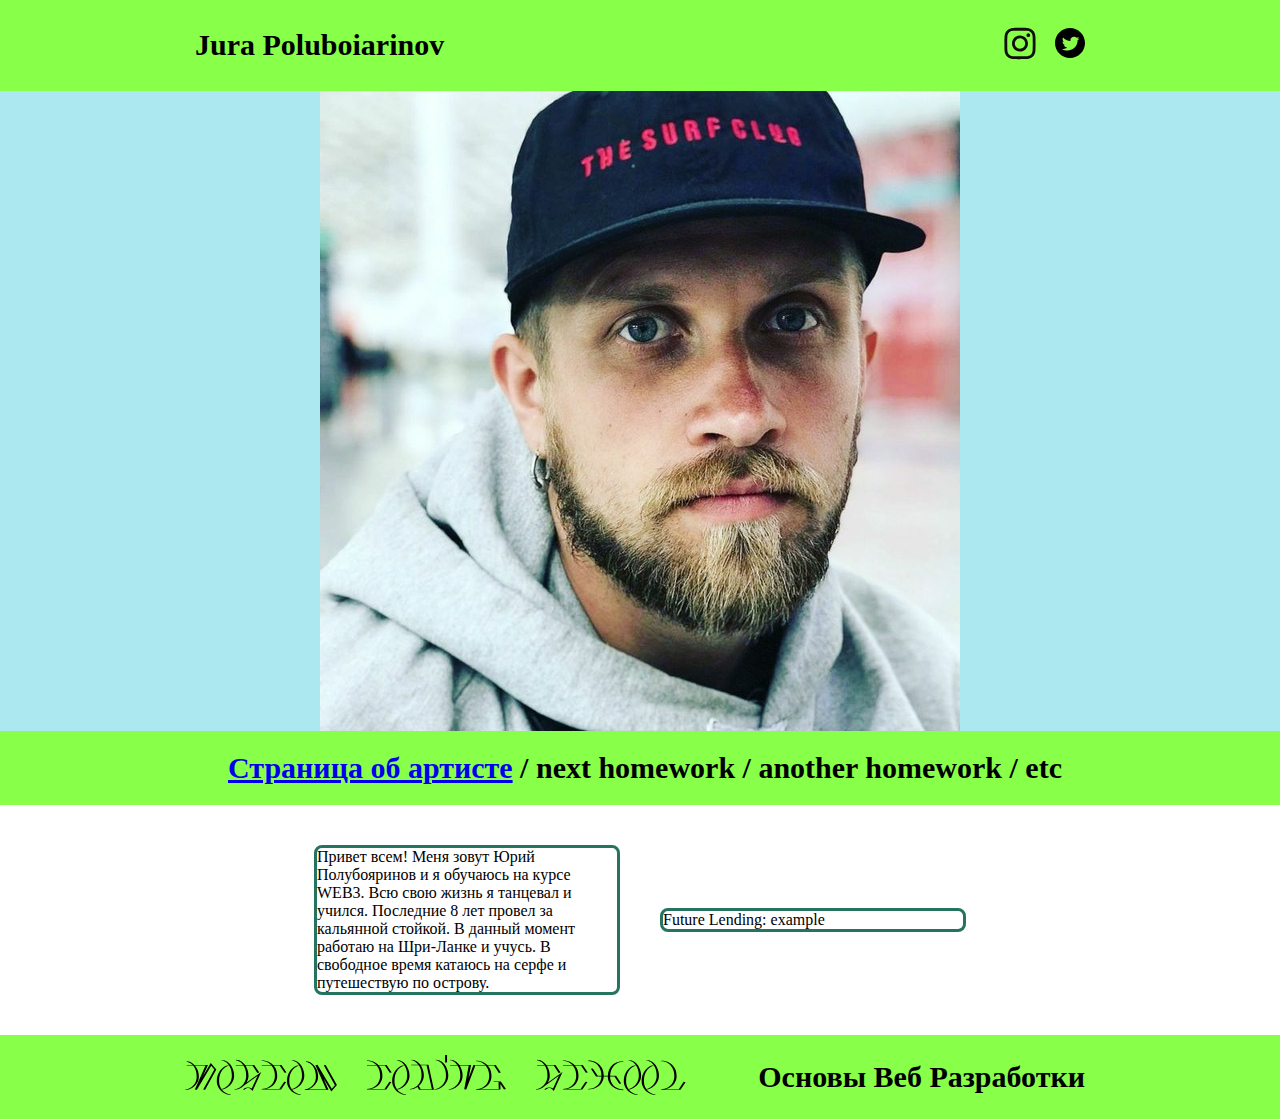
<file: Project2/JuraLending.html>
<!DOCTYPE html>
<html lang="en">
    <head>
        <meta charset="UTF-8"/>
        <title>Jura Poluboiarinov - student</title>
        <link rel="stylesheet" href="styles.css"/>
    </head>
    <body>

        <div class="header-social">
            <div class="name-social">
                <div class="name">Jura Poluboiarinov</div>
                <div class="social-inst"><a href="https://www.instagram.com/poolubo" target="_blank"><img src="images/Instagram.svg" width="70"/></a></div>
                <div class="social-twitter"><a href="https://twitter.com/Poolubo1" target="_blank"><img src="images/twitter.svg"/></a></div>
            </div>
        </div>

        <div class="image-avatar">
            <img src="images/avatar.jpg"/>
        </div>

        <div class="banner-under-avatar">
            <p><a href="../project1/project1.html" target="_blank">Страница об артисте</a> / next homework / another homework / etc</p>
        </div>

        <div class="main-conteiner">
            <div class="about-me">Привет всем! Меня зовут Юрий Полубояринов и я обучаюсь на курсе WEB3. Всю свою жизнь я танцевал и учился. Последние 8 лет провел за кальянной стойкой. В данный момент работаю на Шри-Ланке и учусь. В свободное время катаюсь на серфе и путешествую по острову.</div>
            <div class="future-lending">Future Lending: example</div>
        </div>

        <div class="end-banner">
            <div class="end">
                <div class="end-logo"><img src="images/WOWLOGO.svg"/></div>
                <div class="end-text">Основы Веб Разработки</div>
            </div>
        </div>
    </body>
</html>
</file>
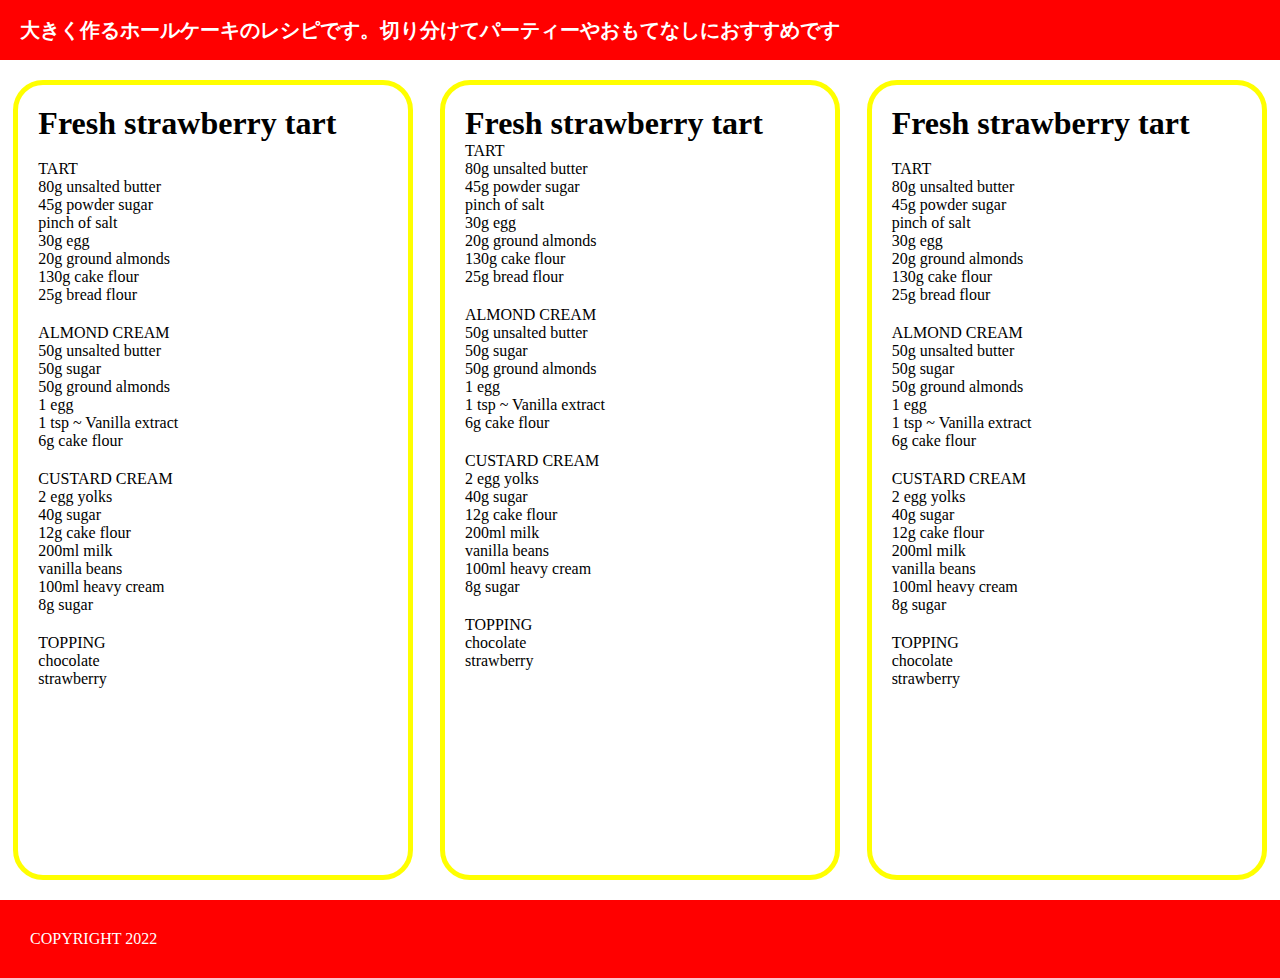
<file: Project3/Recept.html>
<!DOCTYPE html>
<html lang="en">
    <head>
        <meta charset="UTF-8"/>
        <title>大きく作るホールケーキのレシピです。切り分けてパーティーやおもてなしにおすすめです</title>
        <link rel="stylesheet" href="styles.css"/>
    </head>
    <body>
       <div class="header">
            <div class="textheader">大きく作るホールケーキのレシピです。切り分けてパーティーやおもてなしにおすすめです</div>
       </div>

       <div class="Recept-box">
            <div class="recept1">
                <h1>Fresh strawberry tart</h1>
                <br>
                <p>TART</p>
                <ul>
                    <li>80g unsalted butter</li>
                    <li>45g powder sugar</li>
                    <li>pinch of salt</li>
                    <li>30g egg</li>
                    <li>20g ground almonds</li>
                    <li>130g cake flour</li>
                    <li>25g bread flour</li>
                </ul>
                
                <p>ALMOND CREAM</p>
                <ul>
                    <li>50g unsalted butter</li>
                    <li>50g sugar</li>
                    <li>50g ground almonds</li>
                    <li>1 egg</li>
                    <li>1 tsp ~ Vanilla extract</li>
                    <li>6g cake flour</li>
                </ul>
    
                <p>CUSTARD CREAM</p>    
                <ul>
                    <li>2 egg yolks</li>
                    <li>40g sugar</li>
                    <li>12g cake flour</li>
                    <li>200ml milk</li>
                    <li>vanilla beans</li>
                    <li>100ml heavy cream</li>
                    <li>8g sugar</li>
                </ul>
                
                <p>TOPPING</p>
                <ul>    
                    <li>chocolate</li>
                    <li>strawberry</li>
            </div>

            <div class="recept1">
                <h1>Fresh strawberry tart</h1>
                
                <p>TART</p>
                <ul>
                    <li>80g unsalted butter</li>
                    <li>45g powder sugar</li>
                    <li>pinch of salt</li>
                    <li>30g egg</li>
                    <li>20g ground almonds</li>
                    <li>130g cake flour</li>
                    <li>25g bread flour</li>
                </ul>
                
                <p>ALMOND CREAM</p>
                <ul>
                    <li>50g unsalted butter</li>
                    <li>50g sugar</li>
                    <li>50g ground almonds</li>
                    <li>1 egg</li>
                    <li>1 tsp ~ Vanilla extract</li>
                    <li>6g cake flour</li>
                </ul>
                
                <p>CUSTARD CREAM</p>    
                <ul>
                    <li>2 egg yolks</li>
                    <li>40g sugar</li>
                    <li>12g cake flour</li>
                    <li>200ml milk</li>
                    <li>vanilla beans</li>
                    <li>100ml heavy cream</li>
                    <li>8g sugar</li>
                </ul>
                
                <p>TOPPING</p>
                <ul>    
                    <li>chocolate</li>
                    <li>strawberry</li>
            </div>

            <div class="recept1">
                <h1>Fresh strawberry tart</h1>
                <br>
                <p>TART</p>
                <ul>
                    <li>80g unsalted butter</li>
                    <li>45g powder sugar</li>
                    <li>pinch of salt</li>
                    <li>30g egg</li>
                    <li>20g ground almonds</li>
                    <li>130g cake flour</li>
                    <li>25g bread flour</li>
                </ul>
                
                <p>ALMOND CREAM</p>
                <ul>
                    <li>50g unsalted butter</li>
                    <li>50g sugar</li>
                    <li>50g ground almonds</li>
                    <li>1 egg</li>
                    <li>1 tsp ~ Vanilla extract</li>
                    <li>6g cake flour</li>
                </ul>
                
                <p>CUSTARD CREAM</p>    
                <ul>
                    <li>2 egg yolks</li>
                    <li>40g sugar</li>
                    <li>12g cake flour</li>
                    <li>200ml milk</li>
                    <li>vanilla beans</li>
                    <li>100ml heavy cream</li>
                    <li>8g sugar</li>
                </ul>
                
                <p>TOPPING</p>
                <ul>    
                    <li>chocolate</li>
                    <li>strawberry</li>
            </div>
       </div>

       <div class="footer">
        <div class="footer-text">COPYRIGHT 2022</div>
       </div>
    </body>
</html>
</file>
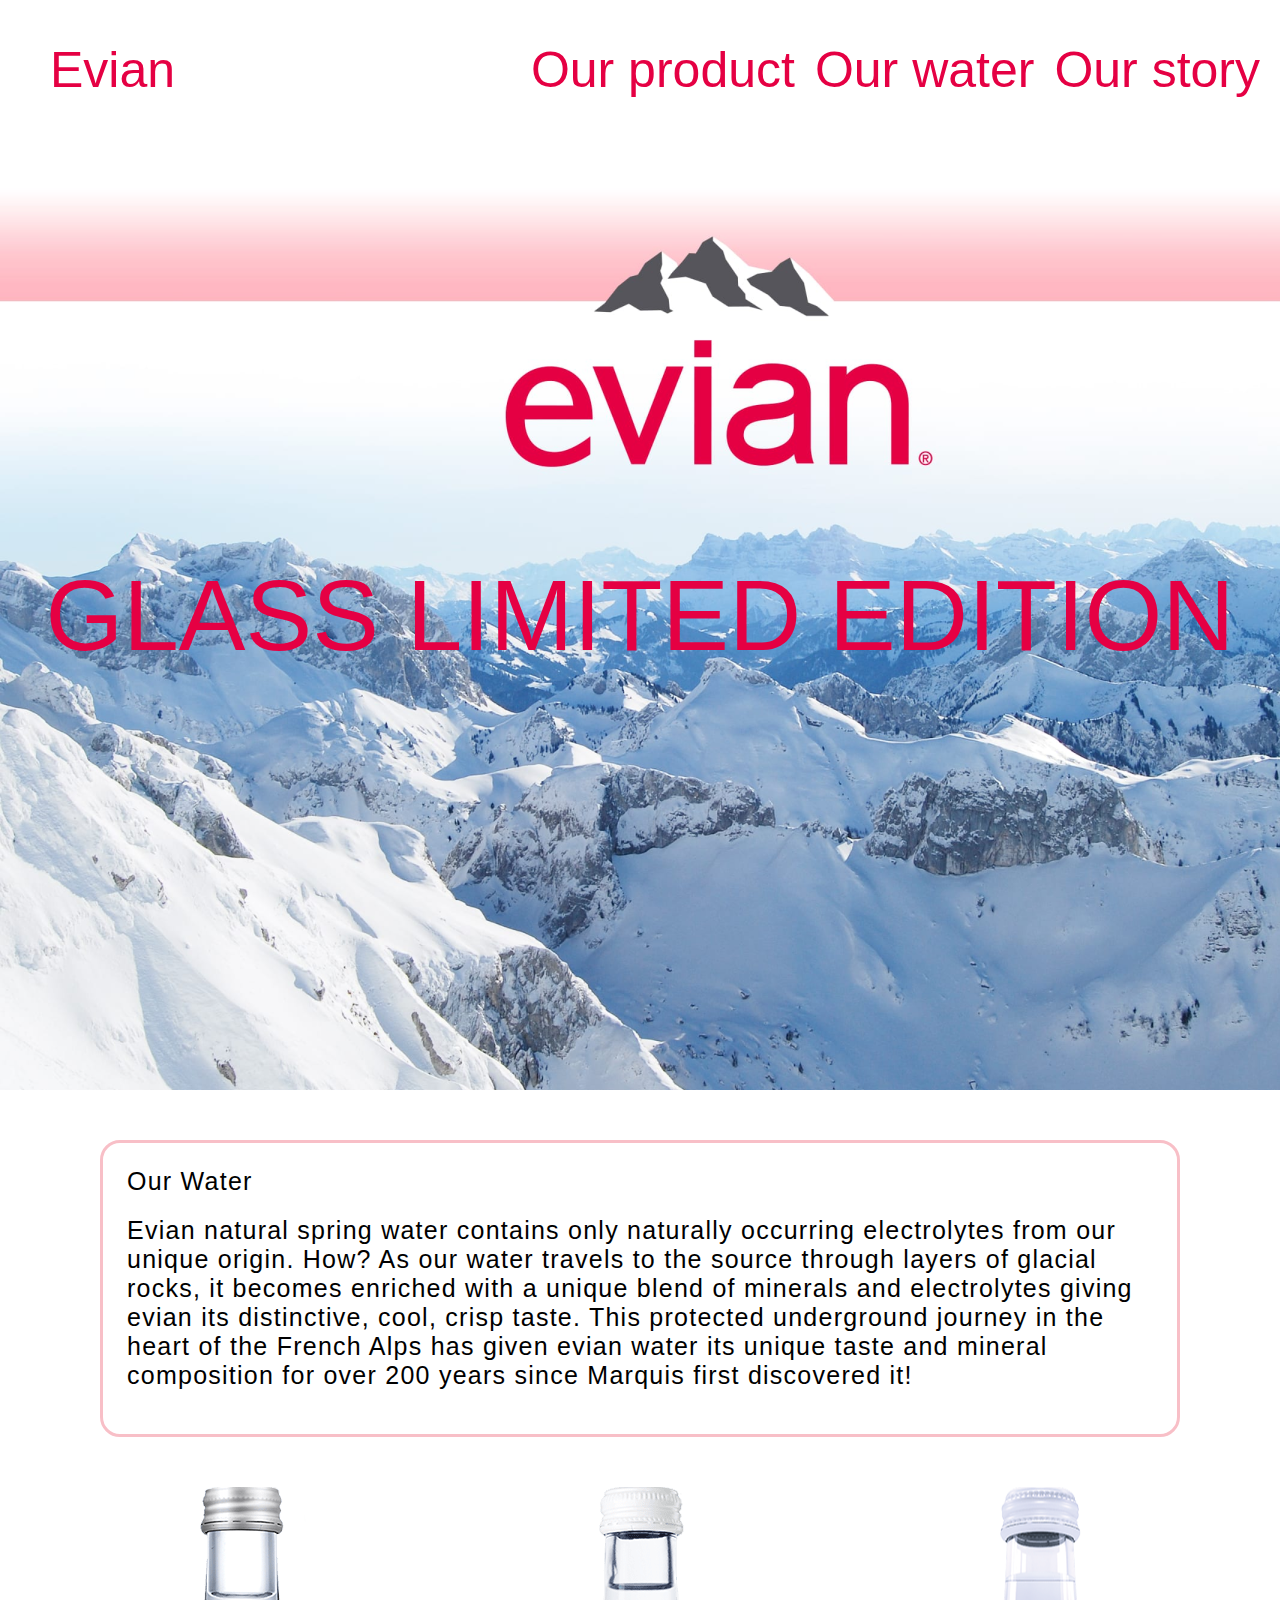
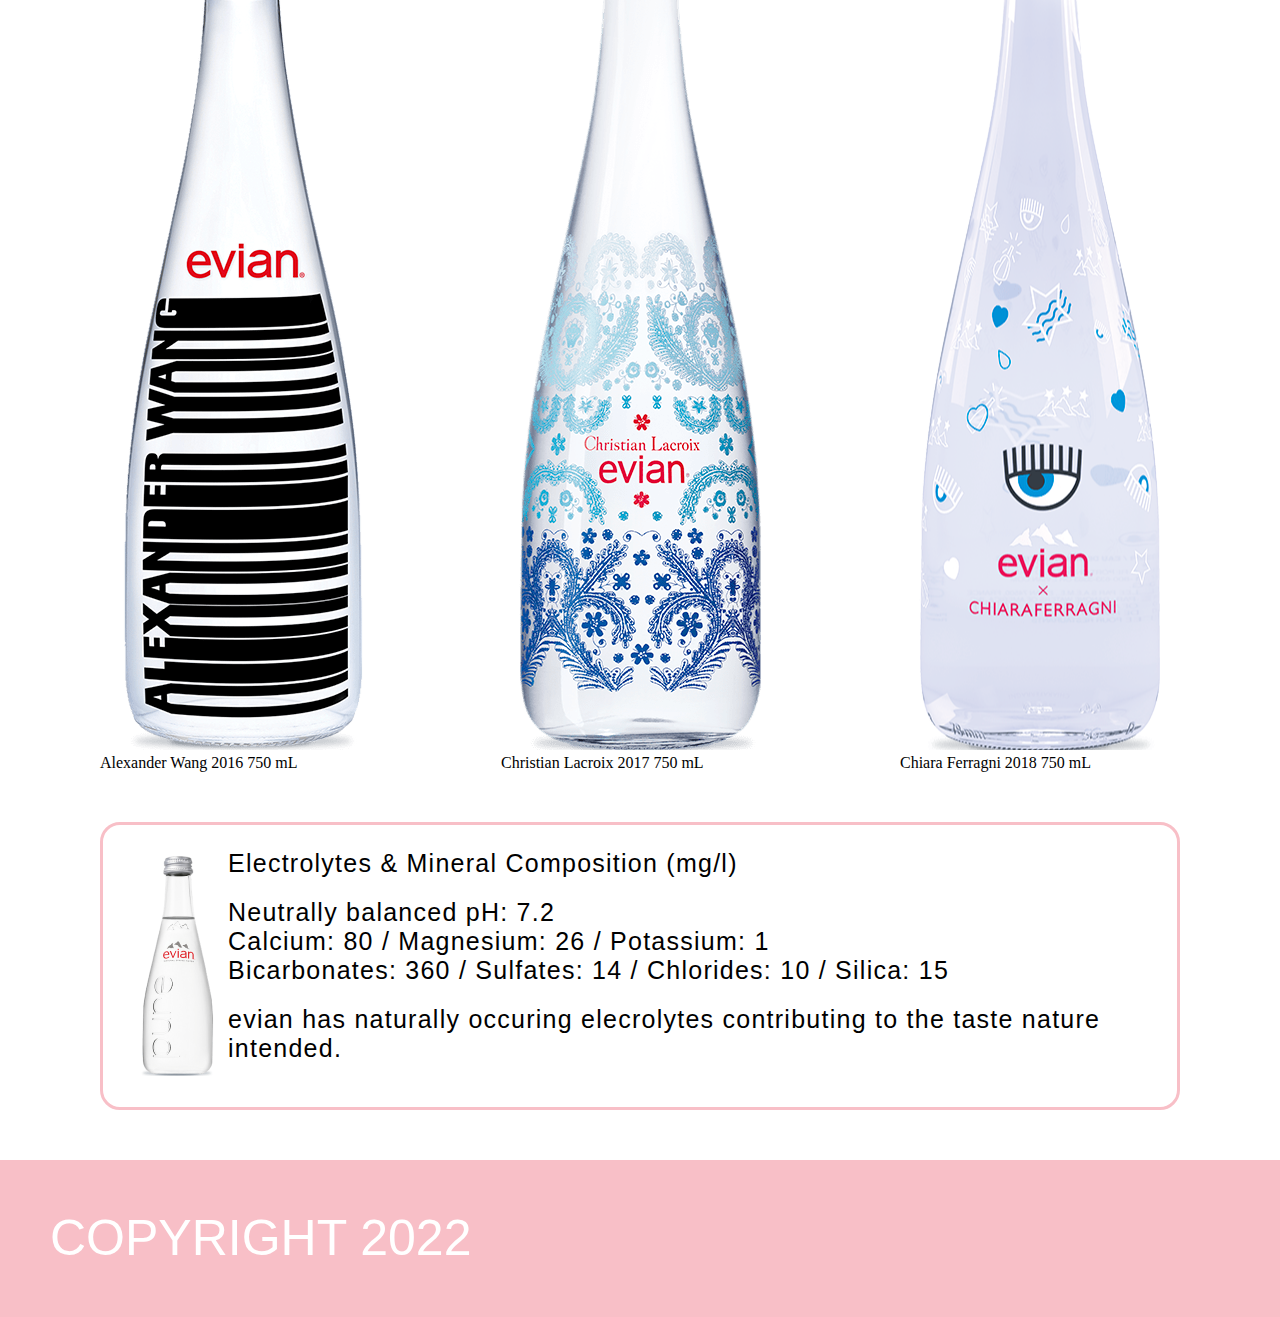
<file: Project5-evian/Evian.html>
<!DOCTYPE html>
<html lang="en">

    <head>
        <meta charset="UTF-8"/>
        <title>Evian - glass limited edition</title>
        <link href="evian.css" rel="stylesheet"/>
    </head>

    <body>

        <div class="header">
            <div class="menu">
                <div class="name">Evian</div>
                <div class="links">    
                    <div class="link1"><a href="https://www.evian.com/en_us/natural-spring-water/" target="_blank">Our product</a></div>
                    <div class="link2"><a href="https://www.evian.com/en_us/what-is-spring-water/" target="_blank">Our water</a></div>
                    <div class="link3"><a href="https://www.evian.com/en_us/the-evian-story/" target="_blank">Our story</a></div>
                </div>
            </div>
        </div>

        <div class="hero-block">
            <div class="hero-text">GLASS LIMITED EDITION</div>
        </div>

        <div class="main">

            <div class="textbox">
                <ul>
                    <li>Our Water</li>

                    <li>Evian natural spring water contains only naturally occurring electrolytes from our unique origin. 
                    How? As our water travels to the source through layers of glacial rocks, it becomes enriched with a unique blend of minerals and electrolytes giving evian its distinctive, cool, crisp taste. 
                    This protected underground journey in the heart of the French Alps has given evian water its unique taste and mineral composition for over 200 years since Marquis first discovered it!</li>
            </div>

            <div class="bottle-container">
                <div class="bottle">
                    <img src="images/wang.png"/>
                    <p>Alexander Wang 2016 750 mL</p>
                </div>

                <div class="bottle">
                    <img src="images/blue.png"/>
                    <p>Christian Lacroix 2017 750 mL</p>
                </div>

                <div class="bottle">
                    <img src="images/chiara.png"/>
                    <p>Chiara Ferragni 2018 750 mL</p>
                </div>
            </div>
            <div class="textbox">
                <img src="images/glass.png"/>
                <ul>
                    <li>Electrolytes & Mineral Composition (mg/l)</li>

                    <li>
                        <p>Neutrally balanced pH: 7.2</p>
                        <p>Calcium: 80 / Magnesium: 26 / Potassium: 1</p>
                        <p>Bicarbonates: 360 / Sulfates: 14 / Chlorides: 10 / Silica: 15</p>
                    </li>
                    
                    <li>evian has naturally occuring elecrolytes contributing to the taste nature intended.</li>
            </div>

        </div>

        <div class="footer">
            COPYRIGHT 2022
        </div>
    </body>
</html>
</file>
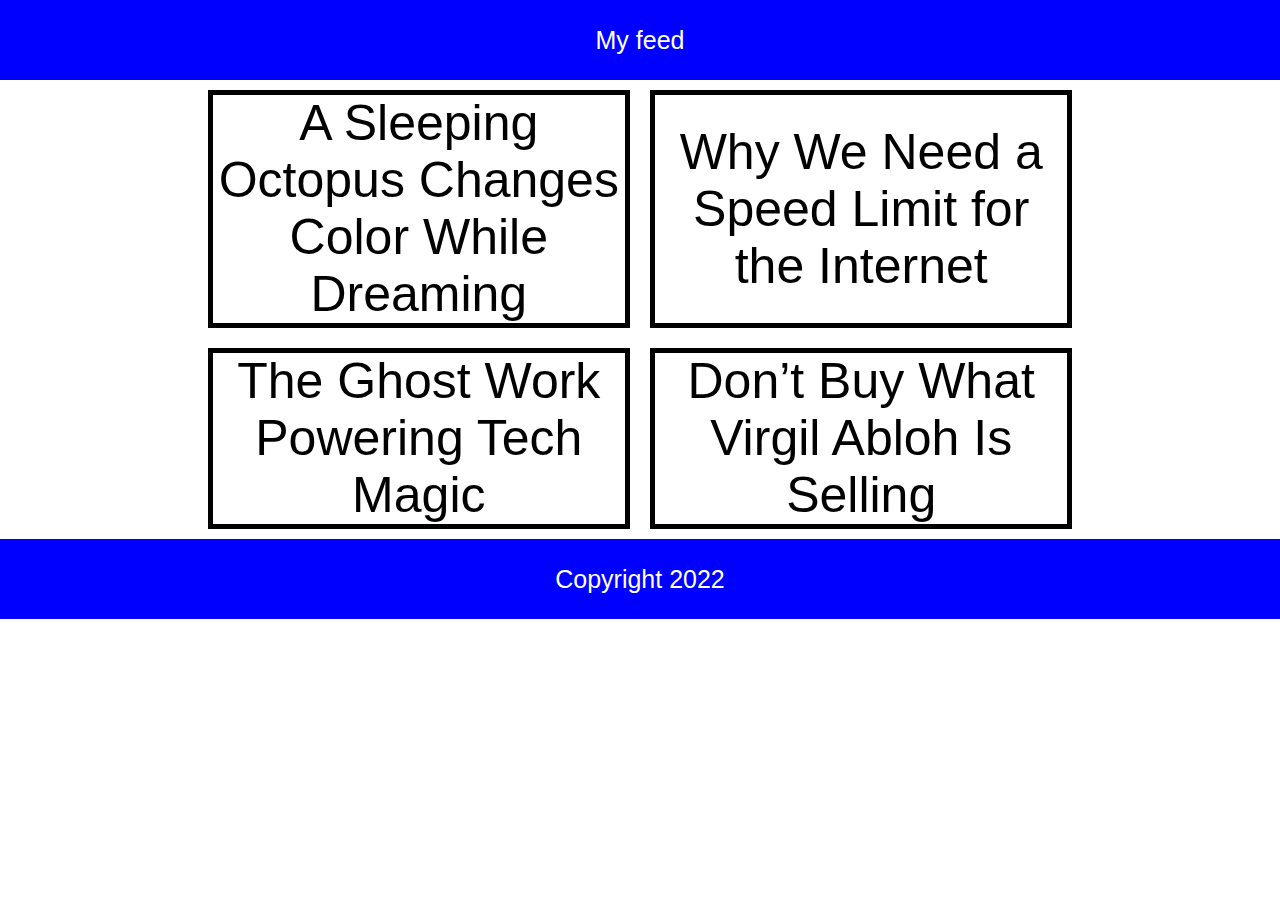
<file: Project6/Myfeed.html>
<!DOCTYPE html>
<html lang="en">
  <head>
    <meta name="viewport" content="width=device-width, initial-scale=1.0, maximum-scale=1.0" />
    <meta charset="UTF-8"/>
    <title>My feed</title>
    <link rel="stylesheet" href="styles.css"/>
  </head>
    <body>
        
            <div class="menu">My feed</div>
            <div class="content-conteiner">
              <div class="content">A Sleeping Octopus Changes Color While Dreaming</div>
              <div class="content">Why We Need a Speed Limit for the Internet</div>
              <div class="content">The Ghost Work Powering Tech Magic</div>
              <div class="content">Don’t Buy What Virgil Abloh Is Selling</div>
            </div>
              <div class="ender">Copyright 2022</div>
        
    </body>
</html>
</file>
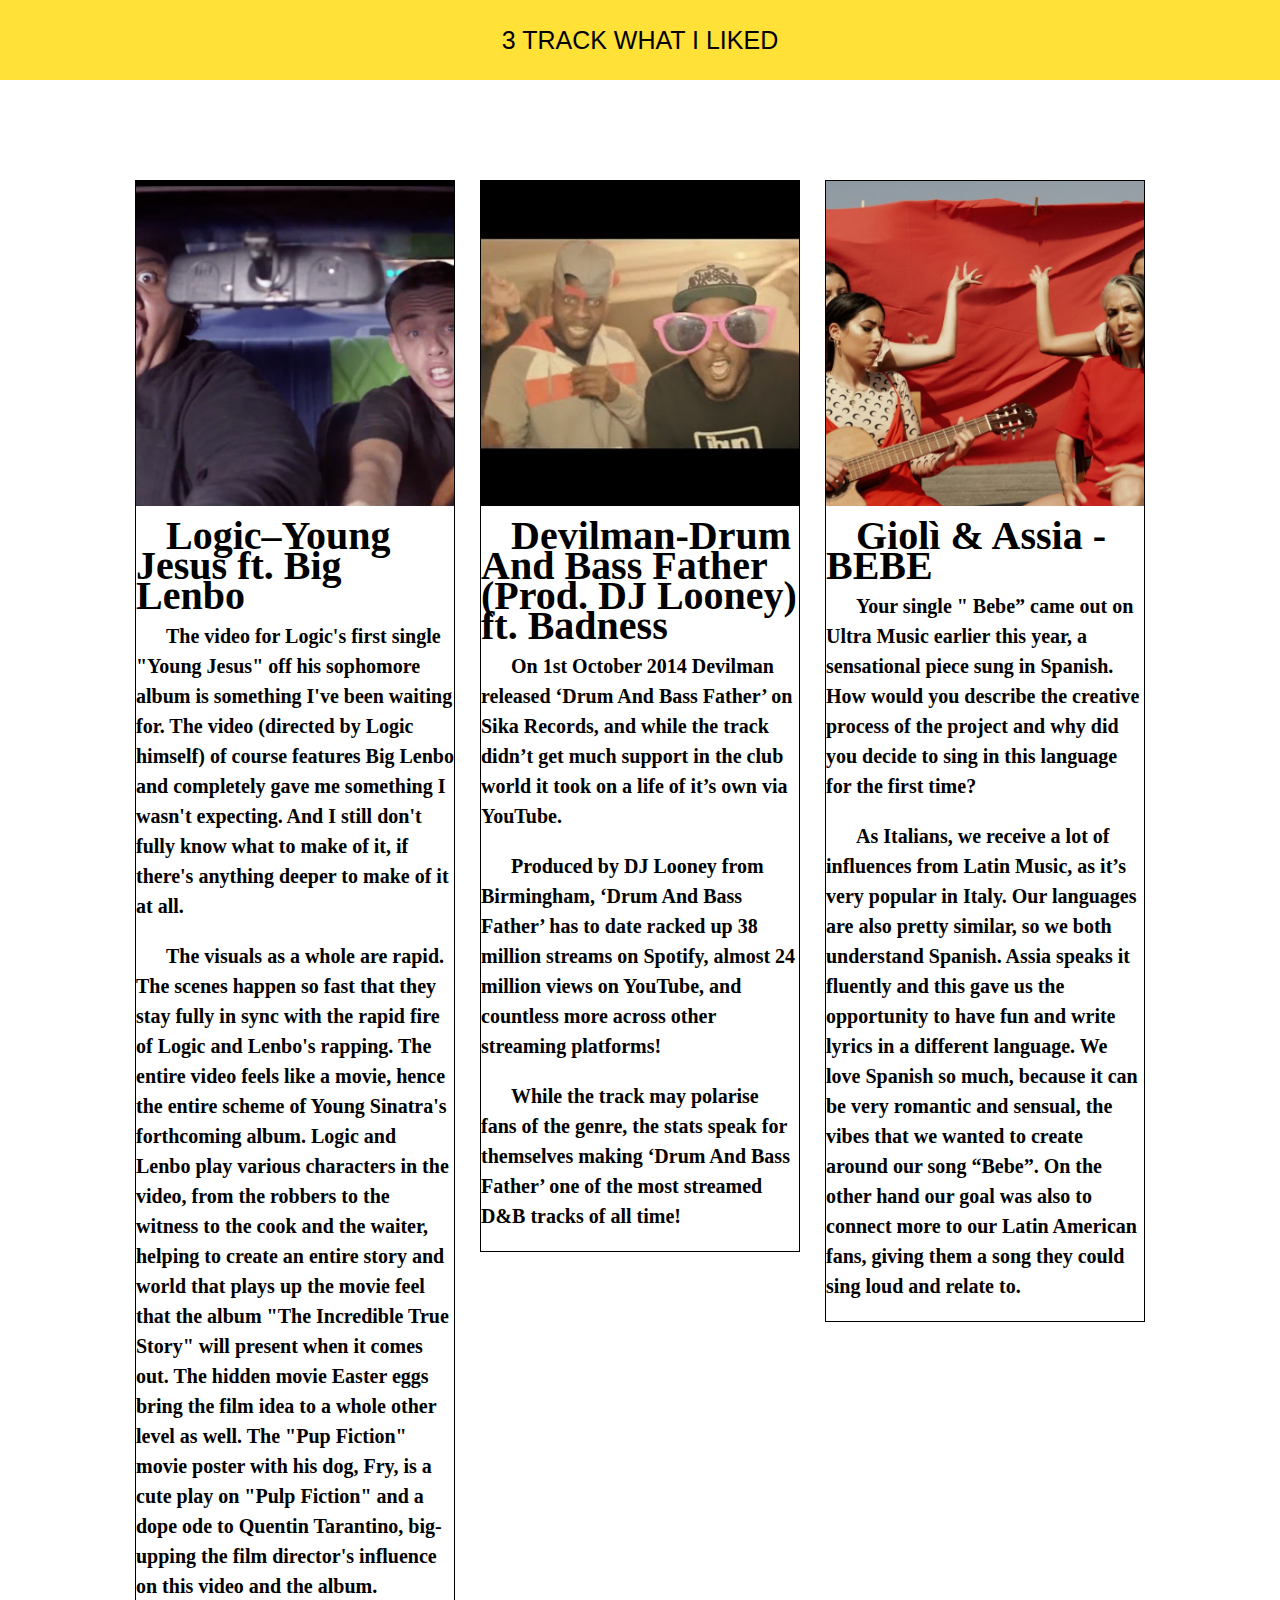
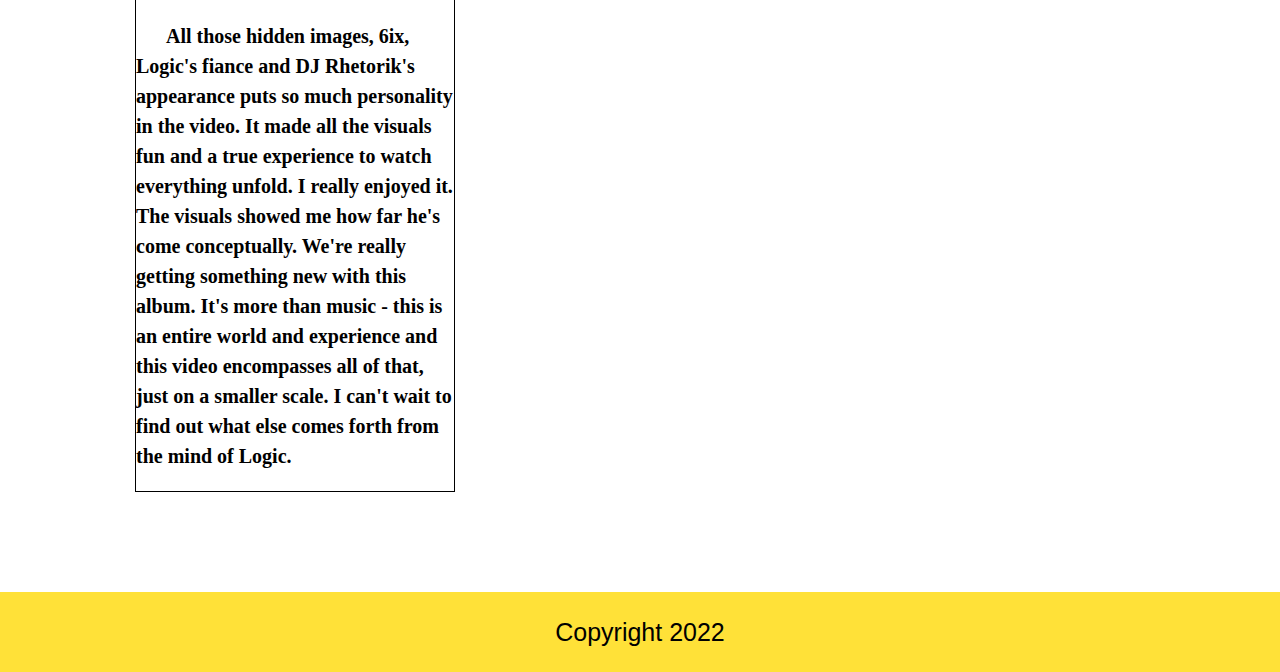
<file: Project7/3trackwhatilike.html>
<!DOCTYPE html>
<html lang="en">
  <head>
    <meta name="viewport" content="width=device-width, initial-scale=1.0, maximum-scale=1.0" />
    <meta charset="UTF-8"/>
    <title>My music</title>
    <link rel="stylesheet" href="styles.css"/>
    <style>
      p {
       margin-top: 0.5em;
       margin-bottom: 1em;
      }
     </style>
  </head>
    <body>
        
            <div class="menu">3 TRACK WHAT I LIKED</div>
            <div class="content-conteiner">
              <div class="content">
                
                <div class="illustration">
                  <img src="images/Logic-Young-Jesus-featured.jpg"/>
                </div>

                <h1>Logic–Young Jesus ft. Big Lenbo</h1>

                <p>The video for Logic's first single "Young Jesus" off his sophomore album is something I've been waiting for. The video (directed by Logic himself) of course features Big Lenbo and completely gave me something I wasn't expecting. And I still don't fully know what to make of it, if there's anything deeper to make of it at all.</p>
                <p>The visuals as a whole are rapid. The scenes happen so fast that they stay fully in sync with the rapid fire of Logic and Lenbo's rapping. The entire video feels like a movie, hence the entire scheme of Young Sinatra's forthcoming album. Logic and Lenbo play various characters in the video, from the robbers to the witness to the cook and the waiter, helping to create an entire story and world that plays up the movie feel that the album "The Incredible True Story" will present when it comes out. The hidden movie Easter eggs bring the film idea to a whole other level as well. The "Pup Fiction" movie poster with his dog, Fry, is a cute play on "Pulp Fiction" and a dope ode to Quentin Tarantino, big-upping the film director's influence on this video and the album.</p>
                <p>All those hidden images, 6ix, Logic's fiance and DJ Rhetorik's appearance puts so much personality in the video. It made all the visuals fun and a true experience to watch everything unfold. I really enjoyed it. The visuals showed me how far he's come conceptually. We're really getting something new with this album. It's more than music - this is an entire world and experience and this video encompasses all of that, just on a smaller scale. I can't wait to find out what else comes forth from the mind of Logic.</p>
              </div>
              <div class="content">

                <div class="illustration">
                  <img src="images/drumbass.jpg"/>
                </div>

                <h1>Devilman-Drum And Bass Father (Prod. DJ Looney) ft. Badness</h1>
                <p>On 1st October 2014 Devilman released ‘Drum And Bass Father’ on Sika Records, and while the track didn’t get much support in the club world it took on a life of it’s own via YouTube.</p>
                <p>Produced by DJ Looney from Birmingham, ‘Drum And Bass Father’ has to date racked up 38 million streams on Spotify, almost 24 million views on YouTube, and countless more across other streaming platforms!</p>
                <p>While the track may polarise fans of the genre, the stats speak for themselves making ‘Drum And Bass Father’ one of the most streamed D&B tracks of all time!</p>

              </div>

              <div class="content">

                <div class="illustration">
                  <img src="images/bebe.jpg"/>
                </div>

                <h1>Giolì & Assia - BEBE</h1>

                <p>Your single " Bebe” came out on Ultra Music earlier this year, a sensational piece sung in Spanish. How would you describe the creative process of the project and why did you decide to sing in this language for the first time?</p>
                <p>As Italians, we receive a lot of influences from Latin Music, as it’s very popular in Italy. Our languages are also pretty similar, so we both understand Spanish. Assia speaks it fluently and this gave us the opportunity to have fun and write lyrics in a different language. We love Spanish so much, because it can be very romantic and sensual, the vibes that we wanted to create around our song “Bebe”. On the other hand our goal was also to connect more to our Latin American fans, giving them a song they could sing loud and relate to.</p>

              </div>
            </div>
              <div class="ender">Copyright 2022</div>
        
    </body>
</html>
</file>
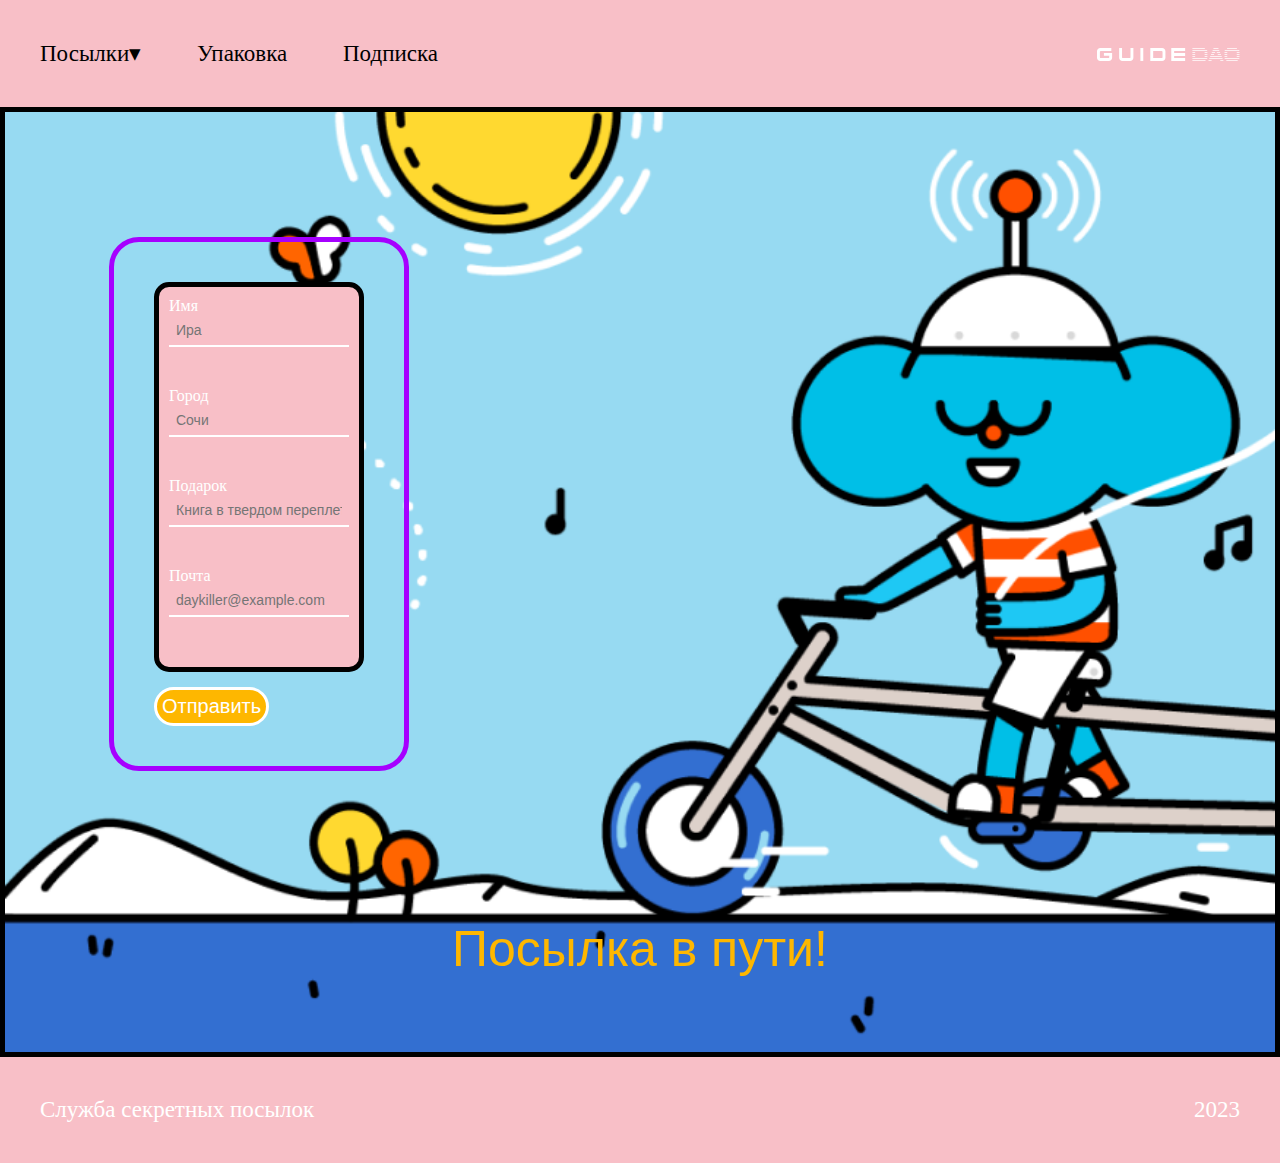
<file: project8/posilki.html>
<!DOCTYPE html>
<html lang="ru">
    <head>
        <meta charset="UTF-8"/>
        <title>Заявка на участие</title>
        <link rel="stylesheet" href="styles.css"/>
        <meta name="viewport" content="width=device-width, initial-scale=1">
    </head>

    <body>

        <div class="header">
            <ul class="menu">
                <li class="dropdown"><span>Посылки▾</span>
                    <ul class="features-menu">
                        <li><a href="#">В листе ожидания</a></li>
                        <li><a href="#">В пути</a></li>
                        <li><a href="#">Отмененные</a></li>
                    </ul>
                </li>
                <li><a href="#">Упаковка</a></li>
                <li><a href="#">Подписка</a></li>
            </ul>
            <div class="logo">
                <img src="images/vectorG.svg"/>
                <img src="images/VectorU.svg"/>
                <img src="images/VectorI.svg"/>
                <img src="images/VectorD.svg"/>
                <img src="images/VectorE.svg"/>
                <img src="images/Subtract.svg"/>
            </div>
        </div>

        <div class="content">

        <div class="content-box">

                <form action="https://formspree.io/f/mnqyyyjb" method="POST" class="speaker-form">
                    
                    <div class="form-all">
            
                    <div class="form-row">
                        <label for="full-name">Имя</label>
                        <input id="full-name" name="full-name" type="text"
                        placeholder="Ира"/>
                     </div>
            
                    <div class="form-row">
                        <label for="city">Город</label>
                        <input id="city" name="city" type="text"
                        placeholder="Сочи"/>
                    </div>

                    <div class="form-row">
                        <label for="gift">Подарок</label>
                        <input id="gift" name="gift" type="text"
                        placeholder="Книга в твердом переплете"/>
                    </div>

                    <div class="form-row">
                        <label for="email">Почта</label>
                        <input id="email"
                         name="email"
                        type="email"
                        placeholder="daykiller@example.com"/>
                    </div>

                    </div>

                    <div class="button">
                        <button>Отправить</button>
                    </div>
                </form>     
         </div>
            
            <div class="text">Посылка в пути!</div>
        </div>

        <div class="ender">
            <p>Служба секретных посылок</p>
            <p>2023</p>
        </div>

    </body>
</file>
<file: Project2/styles.css>
* {
    margin: 0;
    padding: 0;
    box-sizing: bodred-box;
}

.header-social,
.end-banner {
    padding: 20px 0;
    color: rgb(255, 255, 255);
    background-color: rgb(136, 255, 72);

    display: flex;
    justify-content: center;
}

.name,
.end-text {
    font-family: Georgia, 'Times New Roman', Times, serif;
    font-weight: bold;
    font-size: 30px;
    color: black;
    padding-left: 10px;
}
.name-social,
.end {
    width: 900px;
    display: flex;
    justify-content: space-between;
    margin-right: 10px;

    align-items: center;
}

.social-inst {
    margin-left: auto;
}

.image-avatar {
    display: flex;
    justify-content: center;

    background-color: rgb(172, 232, 240);
}

.banner-under-avatar {
    padding: 20px 0;
    color: rgb(255, 255, 255);
    background-color: rgb(136, 255, 72);

    display: flex;
    justify-content: center;

    font-family: Georgia, 'Times New Roman', Times, serif;
    font-weight: bold;
    font-size: 30px;
    color: black;
    padding-left: 10px;
}

.main-conteiner {
    padding: 20px;
    display: flex;
    justify-content: center;
    flex-wrap: wrap;
    align-items: center;
}

.about-me,
.future-lending {
    margin: 20px;
    width: 300px;
    border: 3px solid rgb(36, 116, 95);
    border-radius: 8px;
}
</file>
<file: Project3/styles.css>
* {
    margin: 0;
    padding: 0;
    box-sizing: border-box;
}

.header,
.footer {
    padding: 30px;
    color: white;
    background-color: red;

    display: flex;
    justify-content: center;
}

.textheader {
    position: absolute;
    width: 820px;
    height: 20px;
    left: 20px;
    top: 20px;

    font-family: 'Helvetica';
    font-style: normal;
    font-weight: 700;
    font-size: 20px;
    line-height: 23px;
    display: flex;
    align-items: center;
}

.Recept-box {
    padding: 20px 0;
    
    display: flex;
    justify-content: space-around;
}

.recept1 {
    width: 400px;
    height: 800px;
    padding: 20px;
    border-radius: 30px;
    border: 5px solid yellow;
}

.footer {
    padding: 30px;
    display: flex;
    justify-content: left;
}

ul {
    margin-bottom: 20px;
    list-style-type: none;
}
</file>
<file: Project5-evian/evian.css>
* {
    margin: 0;
    padding: 0;
    box-sizing: border-box;
}

html {
    width: 100%;
}

a:link,
a:visited {
    color: #E50043;
    text-decoration: none;
}

a:hover {
    text-decoration: underline;
}

.header {
    width: 100%;
    height: 140px;

    display: flex;
    justify-content: center;
    background-color: #FFFFFF;

    z-index: 1;

    position: fixed;

    top: 0;
    left: 0;
}

.menu {
    width: 100%;
    display: flex;
    justify-content: space-between;

    font-family: 'Arial';
    font-size: 50px;
    line-height: 57px;
    align-items: center;

    color: #E50043;
}

.name {
    padding-left: 50px;
}

.links {
    display: flex;
    justify-content: flex-end;
}

.link1,
.link2,
.link3 {
    padding-right: 20px;
}

.hero-block {
    background-image: url(images/evian_origins_logo.png);
    background-size: cover;
    background-repeat: no-repeat;
    width: 100%;
    height: 950px;

    display: flex;
    justify-content: center;
    margin-top: 140px;
}

.hero-text {
    display: flex;
    justify-content: center;
    align-items: center;

    font-family: 'Arial';
    font-style: normal;
    font-weight: 400;
    font-size: 100px;
    line-height: 115px;

    color: #E50043;
}

ul {
    list-style-type: none;
}

li {
    margin-bottom: 20px;
}

.textbox {
    width: 1080px;
    margin-left: auto;
    margin-right: auto;
    margin-bottom: 50px;
    margin-top: 50px;

    padding: 24px;

    font-family: 'Arial';
    font-size: 25px;
    line-height: 29px;
    display: flex;
    letter-spacing: 0.05em;
    align-items: center;

    border: 3px solid #F8BFC7;
    border-radius: 20px;

}

.bottle-container {
    width: 1080px;
    margin: 0 auto;

    display: flex;
    justify-content: space-between;
}

.footer {
    width: 100%;
    padding: 50px;

    display: flex;
    background-color:#F8BFC7;

    font-family: 'Arial';
    font-style: normal;
    font-weight: 400;
    font-size: 50px;
    line-height: 57px;
    align-items: center;

    color: #FFFFFF;
}
</file>
<file: Project6/styles.css>
* {
    margin: 0;
    padding: 0;
    box-sizing: border-box;
}



.content-conteiner {
    display: flex;
    flex-wrap: wrap;
    justify-content: center;
}

.content {
    margin: 10px;
    width: 100%;

    font-family: 'Helvetica';
    font-size: 50px;
    line-height: 57px;
    display: flex;
    align-items: center;
    text-align: center;

    border: 5px solid black;
}


.menu,
.ender {
    font-family: 'Helvetica';
    font-size: 25px;
    line-height: 29px;
/* identical to box height */
    align-items: center;

    color: #FFFFFF;


    display: flex;
    flex-wrap: wrap;
    justify-content: center;
    background-color: blue;
    height: 80px;
}

@media only screen and (max-width: 400px) {
    
}

@media only screen and (min-width: 401px) and (max-width: 960px) {
      .content {
        width: 50%;
      }
}

@media only screen and (min-width: 961px) {
    
    .content {
        width: 33%;
    }

    .header {
        height: 400px;
    }
}
</file>
<file: Project7/styles.css>
* {
    margin: 0;
    padding: 0;
    box-sizing: border-box;
}



.content-conteiner {
    display: flex;
    flex-wrap: wrap;
    justify-content: center;
    gap: 25px;
    padding: 100px 0;
}

.content {
    font-family: 'Times New Roman';
    font-style: normal;
    font-weight: 700;
    font-size: 20px;
    line-height: 30px;
    text-align: left;
    text-indent: 30px;

    border: 1px solid #000000;
}

.illustration img {
    object-fit: cover;
    margin-bottom: 15px;
    width: 100%;
    display: block;
  }


.menu,
.ender {
    font-family: 'Helvetica';
    font-size: 25px;
    line-height: 29px;
/* identical to box height */
    align-items: center;

    color: #000000;


    display: flex;
    flex-wrap: wrap;
    justify-content: center;
    background: #FFE138;
    height: 80px;
}

@media only screen and (max-width: 400px) {
    
}

@media only screen and (min-width: 401px) and (max-width: 960px) {
      .content {
        width: 50%;
      }
}

@media only screen and (min-width: 961px) {
    
    .content {
        width: 25%;
        height: 100%;
    }

    .illustration img {
        height: 325px;
    }

    .header {
        height: 400px;
    }
}
</file>
<file: project8/styles.css>
* {
    margin: 0;
    padding: 0;
    box-sizing: border-box;
    outline: none;
    border: none;
}

body {
    display: flex;
    flex-direction: column;
    align-items: center;
  }


a:link,
a:visited {
    color: #000000;
    text-decoration: none;
}

a:hover {
    text-decoration: underline;
}

.header,
.ender {
    width: 100%;
    padding: 40px;

    display: flex;
    justify-content: space-between;
    align-items: center;

    background: #F8BFC7;
    font-size: 23px;
}



.menu > li {
    margin-right: 50px;
    display: inline;
}

.menu > li:last-of-type {
    margin-right: 0;
}

.dropdown:hover .features-menu {
    display: flex;
    flex-direction: column;

    background: #F8BFC7;
    border-radius: 5px;
    border: 1px solid white;

    padding-top: 60px;

    position: absolute;
    top: -25px;
    left: -15px;

    z-index: 1;
}

.features-menu li {
    list-style: none;
    border-bottom: 1px solid #fff;
    padding: 0 40px 10 px 20px;
    margin: 10px;
}

.features-menu li:last-of-type {
    border-bottom: none;
}

.dropdown {
    position: relative;
}

.dropdown > span {
    z-index: 2;
    position: relative;
    cursor: pointer;
}

.features-menu {
    display: none;
}




.form-row {
    margin-bottom: 40px;
    display: flex;
    justify-content: flex-start;
    flex-direction: column;
    flex-wrap: wrap;

    border-bottom: 1px solid white;
    background-color: #F8BFC7;
    color: #ffffff;
}

.form-row input[type='text'],
.form-row input[type="email"] {
    border-bottom: 1px solid white;
    width: 100%;
    padding: 7px;
    background-color: #F8BFC7;

    font-size: 14px;
}

.form-all {
    padding: 10px;
    border: 5px solid black;
    justify-content: center;
    background-color: #F8BFC7;
    border-radius: 15px;
}

.content {
    background-image: url(images/background.png);
    background-size: cover;
    background-repeat: no-repeat;
    width: 100%;
    height: 950px;

    justify-content: center;
    display: flex;
    flex-direction: column;
    align-items: center;
    border: 5px solid black;
}

.content-box {
    padding: 40px;
    margin-top: 50px;
    margin-right: 60%;
    width: 300px;
    border: 1px solid white;
    border-radius: 30px;


    flex-direction: column;
    align-content: center;

    border: 5px solid rgb(166, 0, 255);
}

.button button {
    box-sizing: border-box;
    padding: 5px;
    margin-top: 15px;
    background: #FEB700;
    border: 3px solid #FFFFFF;
    border-radius: 60px;

    font-family: 'Helvetica';
    font-size: 20px;
    line-height: 23px;
    text-align: right;

    color: #FFFFFF;
}

.button button:hover {
    background-color: #c28b00;
}

.button button:active {
    background-color: #8e660086;
}

.text {
margin-top: 150px;
font-family: 'Helvetica';
font-size: 50px;
line-height: 57px;
display: flex;
align-items: center;
text-align: center;

color: #FEB700;
}

.ender {
    color: white;
}
</file>
